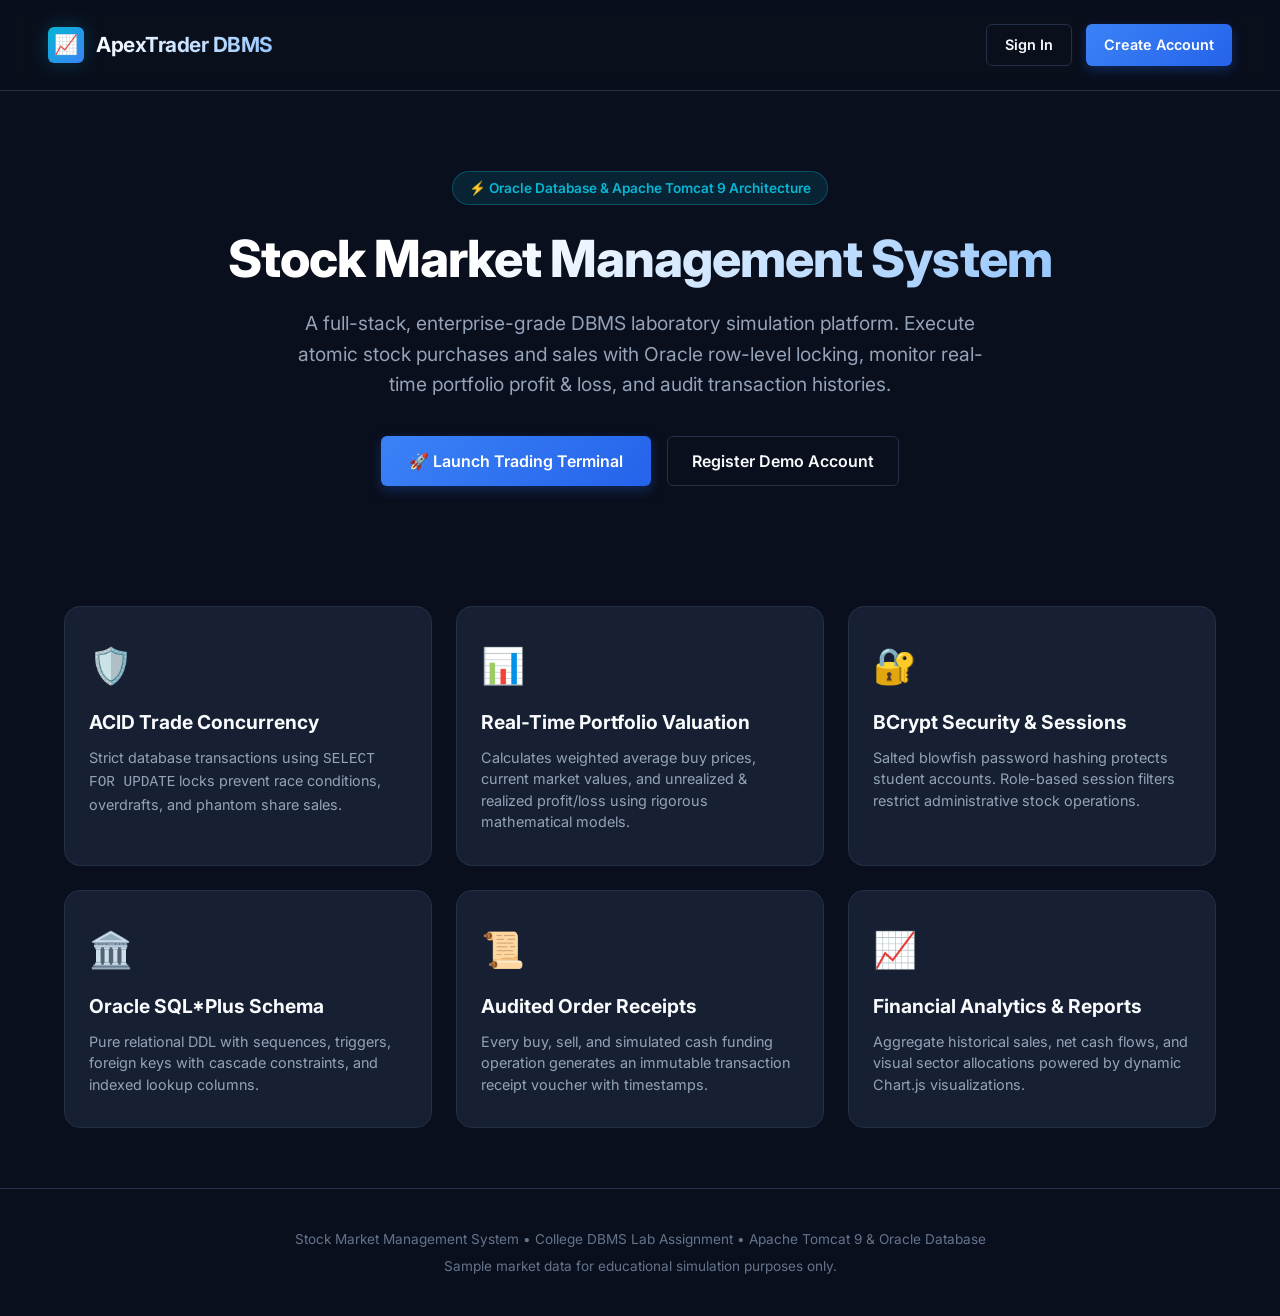
<file: WebContent/index.html>
<!DOCTYPE html>
<html lang="en">
<head>
  <meta charset="UTF-8">
  <meta name="viewport" content="width=device-width, initial-scale=1.0">
  <title>Stock Market Management System | DBMS Lab Project</title>
  <link rel="preconnect" href="https://fonts.googleapis.com">
  <link rel="preconnect" href="https://fonts.gstatic.com" crossorigin>
  <link href="https://fonts.googleapis.com/css2?family=Inter:wght@400;500;600;700;800&display=swap" rel="stylesheet">
  <link rel="stylesheet" href="css/style.css">
</head>
<body>

  <!-- Navigation Bar -->
  <nav class="landing-nav">
    <div style="display: flex; align-items: center; gap: 12px;">
      <div class="brand-icon">📈</div>
      <div class="brand-title" style="font-size: 1.3rem;">ApexTrader DBMS</div>
    </div>
    <div style="display: flex; gap: 14px;">
      <a href="login.html" class="btn btn-outline">Sign In</a>
      <a href="register.html" class="btn btn-primary">Create Account</a>
    </div>
  </nav>

  <!-- Hero Section -->
  <main>
    <section class="hero-section">
      <div class="hero-badge">⚡ Oracle Database & Apache Tomcat 9 Architecture</div>
      <h1 class="hero-title">Stock Market Management System</h1>
      <p class="hero-subtitle">
        A full-stack, enterprise-grade DBMS laboratory simulation platform. Execute atomic stock purchases and sales with Oracle row-level locking, monitor real-time portfolio profit & loss, and audit transaction histories.
      </p>
      <div style="display: flex; justify-content: center; gap: 16px; flex-wrap: wrap;">
        <a href="login.html" class="btn btn-primary" style="padding: 12px 28px; font-size: 1rem;">
          🚀 Launch Trading Terminal
        </a>
        <a href="register.html" class="btn btn-outline" style="padding: 12px 24px; font-size: 1rem;">
          Register Demo Account
        </a>
      </div>
    </section>

    <!-- Lab Feature Highlights -->
    <section class="features-grid">
      <div class="feature-card">
        <div class="feature-icon">🛡️</div>
        <h3 class="feature-title">ACID Trade Concurrency</h3>
        <p class="feature-desc">
          Strict database transactions using <code>SELECT FOR UPDATE</code> locks prevent race conditions, overdrafts, and phantom share sales.
        </p>
      </div>

      <div class="feature-card">
        <div class="feature-icon">📊</div>
        <h3 class="feature-title">Real-Time Portfolio Valuation</h3>
        <p class="feature-desc">
          Calculates weighted average buy prices, current market values, and unrealized & realized profit/loss using rigorous mathematical models.
        </p>
      </div>

      <div class="feature-card">
        <div class="feature-icon">🔐</div>
        <h3 class="feature-title">BCrypt Security & Sessions</h3>
        <p class="feature-desc">
          Salted blowfish password hashing protects student accounts. Role-based session filters restrict administrative stock operations.
        </p>
      </div>

      <div class="feature-card">
        <div class="feature-icon">🏛️</div>
        <h3 class="feature-title">Oracle SQL*Plus Schema</h3>
        <p class="feature-desc">
          Pure relational DDL with sequences, triggers, foreign keys with cascade constraints, and indexed lookup columns.
        </p>
      </div>

      <div class="feature-card">
        <div class="feature-icon">📜</div>
        <h3 class="feature-title">Audited Order Receipts</h3>
        <p class="feature-desc">
          Every buy, sell, and simulated cash funding operation generates an immutable transaction receipt voucher with timestamps.
        </p>
      </div>

      <div class="feature-card">
        <div class="feature-icon">📈</div>
        <h3 class="feature-title">Financial Analytics & Reports</h3>
        <p class="feature-desc">
          Aggregate historical sales, net cash flows, and visual sector allocations powered by dynamic Chart.js visualizations.
        </p>
      </div>
    </section>
  </main>

  <!-- Footer -->
  <footer style="text-align: center; padding: 40px 20px; border-top: 1px solid var(--border-color); color: var(--text-dim); font-size: 0.85rem;">
    <p>Stock Market Management System • College DBMS Lab Assignment • Apache Tomcat 9 & Oracle Database</p>
    <p style="margin-top: 6px;">Sample market data for educational simulation purposes only.</p>
  </footer>

</body>
</html>
</file>
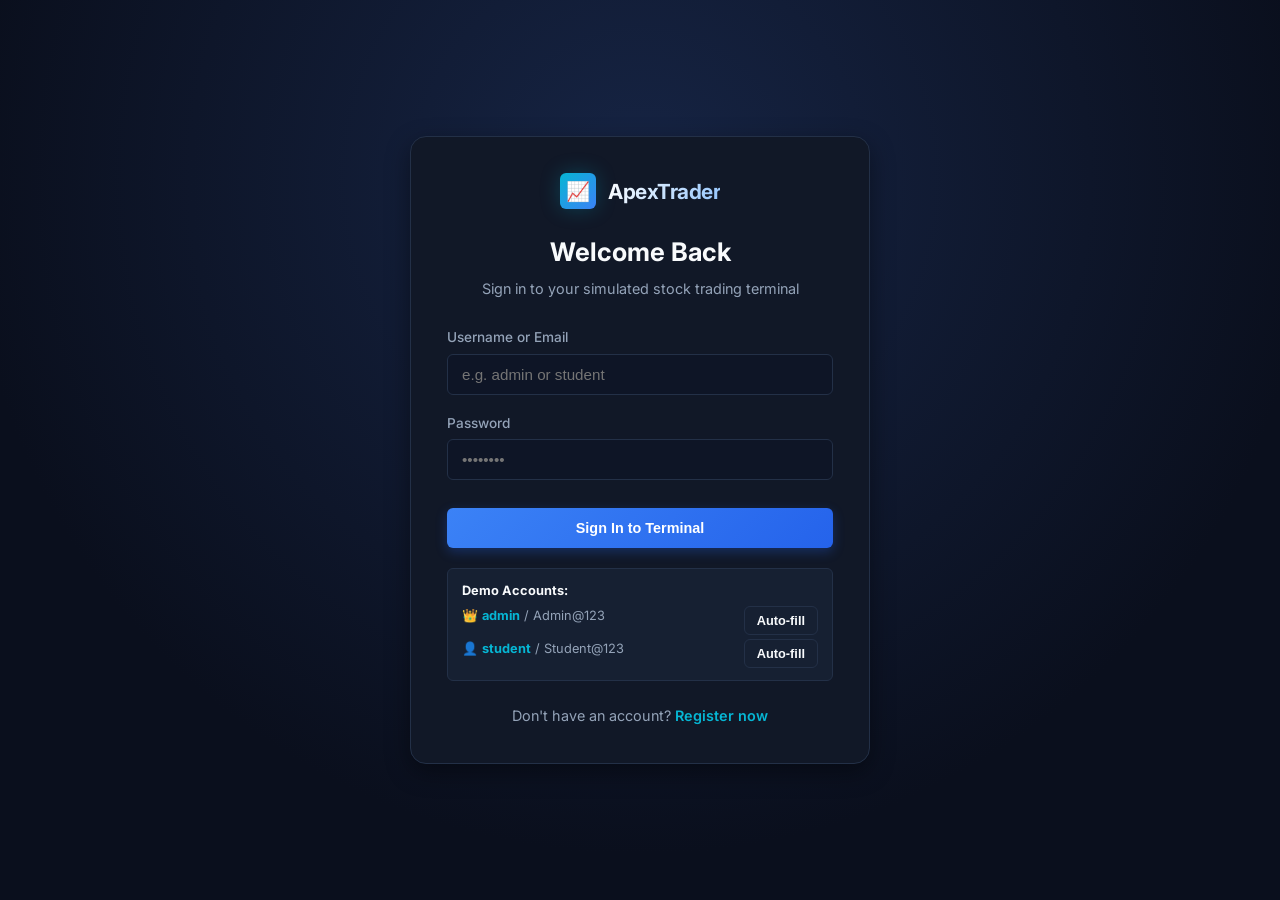
<file: WebContent/login.html>
<!DOCTYPE html>
<html lang="en">
<head>
  <meta charset="UTF-8">
  <meta name="viewport" content="width=device-width, initial-scale=1.0">
  <title>Sign In | Stock Market Management System</title>
  <link rel="preconnect" href="https://fonts.googleapis.com">
  <link rel="preconnect" href="https://fonts.gstatic.com" crossorigin>
  <link href="https://fonts.googleapis.com/css2?family=Inter:wght@400;500;600;700;800&display=swap" rel="stylesheet">
  <link rel="stylesheet" href="css/style.css">
</head>
<body>

  <div class="auth-wrapper">
    <div class="auth-card">
      <div class="auth-logo">
        <div class="brand-icon">📈</div>
        <div class="brand-title" style="font-size: 1.3rem;">ApexTrader</div>
      </div>

      <div class="auth-header">
        <h2>Welcome Back</h2>
        <p>Sign in to your simulated stock trading terminal</p>
      </div>

      <!-- Alert for error messages -->
      <div id="loginAlert" class="alert alert-danger" role="alert"></div>

      <form id="loginForm">
        <div class="form-group">
          <label class="form-label" for="username">Username or Email</label>
          <input type="text" id="username" class="form-control" placeholder="e.g. admin or student" required autocomplete="username">
        </div>

        <div class="form-group">
          <label class="form-label" for="password">Password</label>
          <input type="password" id="password" class="form-control" placeholder="••••••••" required autocomplete="current-password">
        </div>

        <button type="submit" id="btnLoginSubmit" class="btn btn-primary" style="width: 100%; margin-top: 10px; padding: 12px;">
          Sign In to Terminal
        </button>
      </form>

      <!-- Pre-seeded Demonstration Credentials -->
      <div class="demo-credentials-box">
        <div style="font-weight: 700; margin-bottom: 6px; color: var(--text-main);">Demo Accounts:</div>
        <div style="display: flex; justify-content: space-between; margin-bottom: 4px;">
          <span>👑 <strong>admin</strong> / Admin@123</span>
          <button type="button" class="btn btn-outline btn-sm" onclick="fillCreds('admin', 'Admin@123')">Auto-fill</button>
        </div>
        <div style="display: flex; justify-content: space-between;">
          <span>👤 <strong>student</strong> / Student@123</span>
          <button type="button" class="btn btn-outline btn-sm" onclick="fillCreds('student', 'Student@123')">Auto-fill</button>
        </div>
      </div>

      <div class="auth-footer">
        Don't have an account? <a href="register.html">Register now</a>
      </div>
    </div>
  </div>

  <script src="js/app.js"></script>
  <script>
    function fillCreds(u, p) {
      document.getElementById('username').value = u;
      document.getElementById('password').value = p;
    }

    document.getElementById('loginForm').addEventListener('submit', async (e) => {
      e.preventDefault();
      const alertEl = document.getElementById('loginAlert');
      const submitBtn = document.getElementById('btnLoginSubmit');
      alertEl.classList.remove('show');

      const username = document.getElementById('username').value.trim();
      const password = document.getElementById('password').value;

      if (!username || !password) {
        alertEl.textContent = 'Please enter both username and password.';
        alertEl.classList.add('show');
        return;
      }

      submitBtn.disabled = true;
      submitBtn.textContent = 'Verifying credentials...';

      try {
        const res = await apiRequest('/api/auth/login', {
          method: 'POST',
          body: { username, password }
        });

        if (res && res.success) {
          showToast('Authentication successful! Loading dashboard...');
          setTimeout(() => {
            window.location.href = `${CONTEXT_PATH}/dashboard.html`;
          }, 600);
        } else {
          throw new Error(res.message || 'Login failed');
        }
      } catch (err) {
        alertEl.textContent = err.message || 'Invalid credentials or database connection error.';
        alertEl.classList.add('show');
      } finally {
        submitBtn.disabled = false;
        submitBtn.textContent = 'Sign In to Terminal';
      }
    });
  </script>
</body>
</html>
</file>
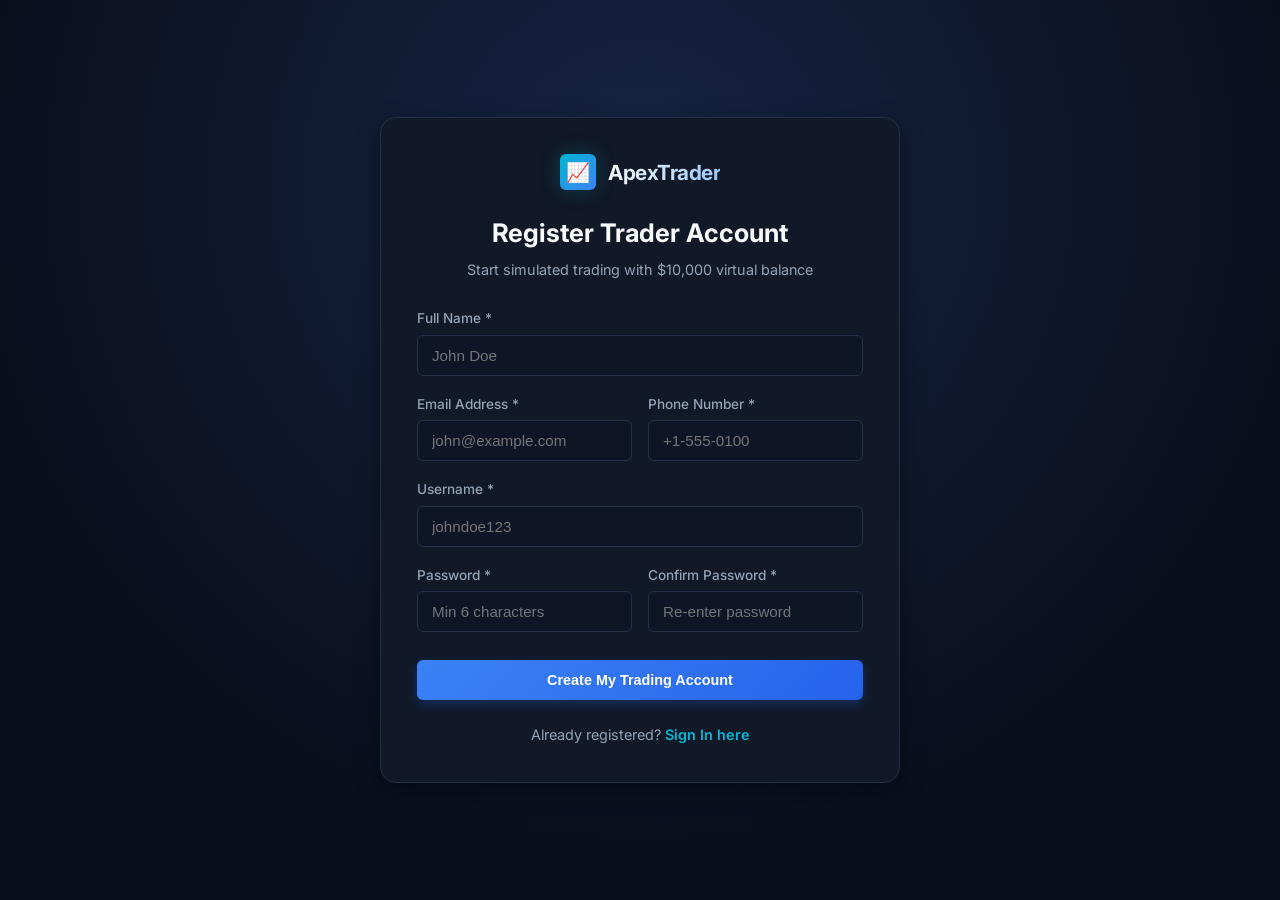
<file: WebContent/register.html>
<!DOCTYPE html>
<html lang="en">
<head>
  <meta charset="UTF-8">
  <meta name="viewport" content="width=device-width, initial-scale=1.0">
  <title>Create Account | Stock Market Management System</title>
  <link rel="preconnect" href="https://fonts.googleapis.com">
  <link rel="preconnect" href="https://fonts.gstatic.com" crossorigin>
  <link href="https://fonts.googleapis.com/css2?family=Inter:wght@400;500;600;700;800&display=swap" rel="stylesheet">
  <link rel="stylesheet" href="css/style.css">
</head>
<body>

  <div class="auth-wrapper">
    <div class="auth-card" style="max-width: 520px;">
      <div class="auth-logo">
        <div class="brand-icon">📈</div>
        <div class="brand-title" style="font-size: 1.3rem;">ApexTrader</div>
      </div>

      <div class="auth-header">
        <h2>Register Trader Account</h2>
        <p>Start simulated trading with $10,000 virtual balance</p>
      </div>

      <div id="registerAlert" class="alert alert-danger" role="alert"></div>
      <div id="registerSuccess" class="alert alert-success" role="alert"></div>

      <form id="registerForm">
        <div class="form-group">
          <label class="form-label" for="fullName">Full Name *</label>
          <input type="text" id="fullName" class="form-control" placeholder="John Doe" required>
        </div>

        <div class="form-grid">
          <div class="form-group">
            <label class="form-label" for="email">Email Address *</label>
            <input type="email" id="email" class="form-control" placeholder="john@example.com" required>
          </div>
          <div class="form-group">
            <label class="form-label" for="phone">Phone Number *</label>
            <input type="tel" id="phone" class="form-control" placeholder="+1-555-0100" required>
          </div>
        </div>

        <div class="form-group">
          <label class="form-label" for="username">Username *</label>
          <input type="text" id="username" class="form-control" placeholder="johndoe123" required minlength="3">
        </div>

        <div class="form-grid">
          <div class="form-group">
            <label class="form-label" for="password">Password *</label>
            <input type="password" id="password" class="form-control" placeholder="Min 6 characters" required minlength="6">
          </div>
          <div class="form-group">
            <label class="form-label" for="confirmPassword">Confirm Password *</label>
            <input type="password" id="confirmPassword" class="form-control" placeholder="Re-enter password" required minlength="6">
          </div>
        </div>

        <button type="submit" id="btnRegisterSubmit" class="btn btn-primary" style="width: 100%; margin-top: 10px; padding: 12px;">
          Create My Trading Account
        </button>
      </form>

      <div class="auth-footer">
        Already registered? <a href="login.html">Sign In here</a>
      </div>
    </div>
  </div>

  <script src="js/app.js"></script>
  <script>
    document.getElementById('registerForm').addEventListener('submit', async (e) => {
      e.preventDefault();
      const alertEl = document.getElementById('registerAlert');
      const successEl = document.getElementById('registerSuccess');
      const submitBtn = document.getElementById('btnRegisterSubmit');

      alertEl.classList.remove('show');
      successEl.classList.remove('show');

      const fullName = document.getElementById('fullName').value.trim();
      const email = document.getElementById('email').value.trim();
      const phone = document.getElementById('phone').value.trim();
      const username = document.getElementById('username').value.trim();
      const password = document.getElementById('password').value;
      const confirmPassword = document.getElementById('confirmPassword').value;

      if (!fullName || !email || !phone || !username || !password || !confirmPassword) {
        alertEl.textContent = 'Please fill out all mandatory fields.';
        alertEl.classList.add('show');
        return;
      }

      if (password !== confirmPassword) {
        alertEl.textContent = 'Passwords do not match. Please re-enter.';
        alertEl.classList.add('show');
        return;
      }

      if (password.length < 6) {
        alertEl.textContent = 'Password must be at least 6 characters.';
        alertEl.classList.add('show');
        return;
      }

      submitBtn.disabled = true;
      submitBtn.textContent = 'Creating account...';

      try {
        const res = await apiRequest('/api/auth/register', {
          method: 'POST',
          body: { fullName, email, phone, username, password, confirmPassword }
        });

        if (res && res.success) {
          successEl.textContent = 'Account created successfully! Redirecting to login...';
          successEl.classList.add('show');
          document.getElementById('registerForm').reset();
          setTimeout(() => {
            window.location.href = `${CONTEXT_PATH}/login.html`;
          }, 1500);
        } else {
          throw new Error(res.message || 'Registration failed.');
        }
      } catch (err) {
        alertEl.textContent = err.message;
        alertEl.classList.add('show');
      } finally {
        submitBtn.disabled = false;
        submitBtn.textContent = 'Create My Trading Account';
      }
    });
  </script>
</body>
</html>
</file>
<file: WebContent/css/style.css>
/* ==========================================================================
   STOCK MARKET MANAGEMENT SYSTEM - MODERN NAVY FINANCIAL THEME
   ========================================================================== */

:root {
  --bg-primary: #0a0f1d;
  --bg-secondary: #111827;
  --bg-card: #162032;
  --bg-card-hover: #1c283f;
  --bg-input: #0e1526;
  --border-color: #233047;
  --border-highlight: #3b82f6;

  --text-main: #f8fafc;
  --text-muted: #94a3b8;
  --text-dim: #64748b;

  --accent-cyan: #06b6d4;
  --accent-blue: #3b82f6;
  --accent-indigo: #6366f1;
  --accent-emerald: #10b981;
  --accent-rose: #f43f5e;
  --accent-amber: #f59e0b;

  --radius-sm: 6px;
  --radius-md: 10px;
  --radius-lg: 16px;

  --shadow-sm: 0 2px 8px rgba(0, 0, 0, 0.3);
  --shadow-md: 0 8px 24px rgba(0, 0, 0, 0.4);
  --shadow-glow-cyan: 0 0 20px rgba(6, 182, 212, 0.25);
  --shadow-glow-emerald: 0 0 20px rgba(16, 185, 129, 0.25);
}

* {
  margin: 0;
  padding: 0;
  box-sizing: border-box;
}

body {
  font-family: 'Inter', -apple-system, BlinkMacSystemFont, "Segoe UI", Roboto, Helvetica, Arial, sans-serif;
  background-color: var(--bg-primary);
  color: var(--text-main);
  line-height: 1.5;
  min-height: 100vh;
  -webkit-font-smoothing: antialiased;
}

/* ==========================================================================
   LAYOUT: SIDEBAR & MAIN CONTENT
   ========================================================================== */

.app-container {
  display: flex;
  min-height: 100vh;
}

.sidebar {
  width: 260px;
  background: var(--bg-secondary);
  border-right: 1px solid var(--border-color);
  display: flex;
  flex-direction: column;
  position: fixed;
  top: 0;
  bottom: 0;
  left: 0;
  z-index: 100;
  transition: width 0.3s ease;
}

.sidebar-header {
  padding: 24px 20px;
  display: flex;
  align-items: center;
  gap: 12px;
  border-bottom: 1px solid var(--border-color);
}

.brand-icon {
  width: 36px;
  height: 36px;
  background: linear-gradient(135deg, var(--accent-cyan), var(--accent-blue));
  border-radius: var(--radius-sm);
  display: flex;
  align-items: center;
  justify-content: center;
  font-weight: 800;
  font-size: 1.2rem;
  color: #fff;
  box-shadow: var(--shadow-glow-cyan);
}

.brand-title {
  font-size: 1.1rem;
  font-weight: 700;
  letter-spacing: -0.5px;
  background: linear-gradient(120deg, #fff, #93c5fd);
  -webkit-background-clip: text;
  -webkit-text-fill-color: transparent;
}

.sidebar-nav {
  padding: 20px 12px;
  flex: 1;
  display: flex;
  flex-direction: column;
  gap: 6px;
}

.nav-link {
  display: flex;
  align-items: center;
  gap: 12px;
  padding: 10px 14px;
  border-radius: var(--radius-sm);
  color: var(--text-muted);
  text-decoration: none;
  font-weight: 500;
  font-size: 0.95rem;
  transition: all 0.2s ease;
}

.nav-link:hover {
  color: var(--text-main);
  background: rgba(255, 255, 255, 0.05);
  transform: translateX(3px);
}

.nav-link.active {
  color: #fff;
  background: linear-gradient(90deg, rgba(59, 130, 246, 0.2), rgba(6, 182, 212, 0.1));
  border-left: 3px solid var(--accent-cyan);
}

.nav-icon {
  font-size: 1.15rem;
  width: 22px;
  text-align: center;
}

.sidebar-footer {
  padding: 16px;
  border-top: 1px solid var(--border-color);
  background: rgba(0, 0, 0, 0.15);
}

.user-badge {
  display: flex;
  align-items: center;
  gap: 10px;
  margin-bottom: 12px;
}

.user-avatar {
  width: 38px;
  height: 38px;
  border-radius: 50%;
  background: linear-gradient(135deg, var(--accent-indigo), var(--accent-blue));
  display: flex;
  align-items: center;
  justify-content: center;
  font-weight: 600;
  color: white;
}

.user-info {
  flex: 1;
  overflow: hidden;
}

.user-name {
  font-size: 0.9rem;
  font-weight: 600;
  white-space: nowrap;
  overflow: hidden;
  text-overflow: ellipsis;
}

.user-role {
  font-size: 0.75rem;
  color: var(--accent-cyan);
  text-transform: uppercase;
  font-weight: 700;
  letter-spacing: 0.5px;
}

.main-content {
  margin-left: 260px;
  flex: 1;
  padding: 28px 36px;
  max-width: 1500px;
}

/* ==========================================================================
   TOP BAR / HEADER
   ========================================================================== */

.top-bar {
  display: flex;
  justify-content: space-between;
  align-items: center;
  margin-bottom: 28px;
  flex-wrap: wrap;
  gap: 16px;
}

.page-title-group h1 {
  font-size: 1.75rem;
  font-weight: 700;
  letter-spacing: -0.5px;
}

.page-title-group p {
  font-size: 0.9rem;
  color: var(--text-muted);
}

.top-bar-actions {
  display: flex;
  align-items: center;
  gap: 14px;
}

.balance-chip {
  background: var(--bg-card);
  border: 1px solid var(--border-color);
  border-radius: var(--radius-md);
  padding: 8px 16px;
  display: flex;
  align-items: center;
  gap: 10px;
}

.balance-label {
  font-size: 0.8rem;
  color: var(--text-muted);
}

.balance-value {
  font-size: 1.1rem;
  font-weight: 700;
  color: var(--accent-emerald);
  letter-spacing: 0.3px;
}

/* ==========================================================================
   BUTTONS & BADGES
   ========================================================================== */

.btn {
  display: inline-flex;
  align-items: center;
  justify-content: center;
  gap: 8px;
  padding: 9px 18px;
  border-radius: var(--radius-sm);
  font-size: 0.9rem;
  font-weight: 600;
  cursor: pointer;
  border: none;
  transition: all 0.2s ease;
  text-decoration: none;
}

.btn-primary {
  background: linear-gradient(135deg, var(--accent-blue), #2563eb);
  color: white;
  box-shadow: 0 4px 12px rgba(37, 99, 235, 0.3);
}

.btn-primary:hover {
  background: linear-gradient(135deg, #3b82f6, #1d4ed8);
  transform: translateY(-1px);
}

.btn-success {
  background: linear-gradient(135deg, var(--accent-emerald), #059669);
  color: white;
  box-shadow: 0 4px 12px rgba(16, 185, 129, 0.3);
}

.btn-success:hover {
  background: linear-gradient(135deg, #10b981, #047857);
  transform: translateY(-1px);
}

.btn-danger {
  background: linear-gradient(135deg, var(--accent-rose), #e11d48);
  color: white;
  box-shadow: 0 4px 12px rgba(244, 63, 94, 0.3);
}

.btn-danger:hover {
  background: linear-gradient(135deg, #f43f5e, #be123c);
  transform: translateY(-1px);
}

.btn-outline {
  background: transparent;
  border: 1px solid var(--border-color);
  color: var(--text-main);
}

.btn-outline:hover {
  background: rgba(255, 255, 255, 0.05);
  border-color: var(--text-muted);
}

.btn-sm {
  padding: 6px 12px;
  font-size: 0.8rem;
}

.badge {
  display: inline-flex;
  align-items: center;
  gap: 4px;
  padding: 4px 10px;
  border-radius: 9999px;
  font-size: 0.75rem;
  font-weight: 700;
  letter-spacing: 0.5px;
  text-transform: uppercase;
}

.badge-success {
  background: rgba(16, 185, 129, 0.15);
  color: var(--accent-emerald);
  border: 1px solid rgba(16, 185, 129, 0.3);
}

.badge-danger {
  background: rgba(244, 63, 94, 0.15);
  color: var(--accent-rose);
  border: 1px solid rgba(244, 63, 94, 0.3);
}

.badge-info {
  background: rgba(6, 182, 212, 0.15);
  color: var(--accent-cyan);
  border: 1px solid rgba(6, 182, 212, 0.3);
}

.badge-warning {
  background: rgba(245, 158, 11, 0.15);
  color: var(--accent-amber);
  border: 1px solid rgba(245, 158, 11, 0.3);
}

/* ==========================================================================
   STAT CARDS GRID
   ========================================================================== */

.metrics-grid {
  display: grid;
  grid-template-columns: repeat(auto-fit, minmax(230px, 1fr));
  gap: 20px;
  margin-bottom: 28px;
}

.metric-card {
  background: var(--bg-card);
  border: 1px solid var(--border-color);
  border-radius: var(--radius-md);
  padding: 20px;
  display: flex;
  flex-direction: column;
  gap: 10px;
  transition: all 0.2s ease;
  position: relative;
  overflow: hidden;
}

.metric-card:hover {
  background: var(--bg-card-hover);
  border-color: rgba(59, 130, 246, 0.4);
  transform: translateY(-2px);
  box-shadow: var(--shadow-sm);
}

.metric-card::before {
  content: '';
  position: absolute;
  top: 0;
  left: 0;
  right: 0;
  height: 3px;
  background: linear-gradient(90deg, var(--accent-cyan), var(--accent-blue));
}

.metric-header {
  display: flex;
  justify-content: space-between;
  align-items: center;
}

.metric-title {
  font-size: 0.85rem;
  color: var(--text-muted);
  font-weight: 500;
}

.metric-icon {
  font-size: 1.25rem;
  color: var(--accent-cyan);
}

.metric-value {
  font-size: 1.7rem;
  font-weight: 700;
  letter-spacing: -0.5px;
}

.metric-sub {
  font-size: 0.8rem;
  display: flex;
  align-items: center;
  gap: 6px;
}

.positive {
  color: var(--accent-emerald);
}

.negative {
  color: var(--accent-rose);
}

/* ==========================================================================
   CONTENT CARDS & PANELS
   ========================================================================== */

.panel {
  background: var(--bg-card);
  border: 1px solid var(--border-color);
  border-radius: var(--radius-md);
  padding: 24px;
  margin-bottom: 28px;
}

.panel-header {
  display: flex;
  justify-content: space-between;
  align-items: center;
  margin-bottom: 20px;
  flex-wrap: wrap;
  gap: 12px;
}

.panel-title {
  font-size: 1.2rem;
  font-weight: 600;
}

/* ==========================================================================
   TABLES
   ========================================================================== */

.table-responsive {
  overflow-x: auto;
  border-radius: var(--radius-sm);
}

table {
  width: 100%;
  border-collapse: collapse;
  text-align: left;
  font-size: 0.9rem;
}

th {
  background: var(--bg-secondary);
  color: var(--text-muted);
  font-weight: 600;
  padding: 12px 16px;
  border-bottom: 1px solid var(--border-color);
  text-transform: uppercase;
  font-size: 0.75rem;
  letter-spacing: 0.5px;
}

td {
  padding: 14px 16px;
  border-bottom: 1px solid var(--border-color);
  color: var(--text-main);
}

tr:hover td {
  background: rgba(255, 255, 255, 0.02);
}

.empty-state {
  text-align: center;
  padding: 48px 24px;
  color: var(--text-muted);
}

.empty-icon {
  font-size: 2.5rem;
  margin-bottom: 12px;
  color: var(--text-dim);
}

/* ==========================================================================
   FORMS & INPUTS
   ========================================================================== */

.form-group {
  margin-bottom: 18px;
}

.form-label {
  display: block;
  font-size: 0.85rem;
  font-weight: 500;
  margin-bottom: 6px;
  color: var(--text-muted);
}

.form-control {
  width: 100%;
  padding: 11px 14px;
  background: var(--bg-input);
  border: 1px solid var(--border-color);
  border-radius: var(--radius-sm);
  color: var(--text-main);
  font-size: 0.95rem;
  outline: none;
  transition: border-color 0.2s ease;
}

.form-control:focus {
  border-color: var(--accent-cyan);
  box-shadow: 0 0 0 3px rgba(6, 182, 212, 0.15);
}

.form-grid {
  display: grid;
  grid-template-columns: repeat(auto-fit, minmax(200px, 1fr));
  gap: 16px;
}

/* ==========================================================================
   MODALS
   ========================================================================== */

.modal-backdrop {
  position: fixed;
  top: 0;
  left: 0;
  right: 0;
  bottom: 0;
  background: rgba(0, 0, 0, 0.75);
  backdrop-filter: blur(4px);
  display: none;
  align-items: center;
  justify-content: center;
  z-index: 1000;
}

.modal-backdrop.show {
  display: flex;
}

.modal-card {
  background: var(--bg-secondary);
  border: 1px solid var(--border-color);
  border-radius: var(--radius-lg);
  width: 90%;
  max-width: 520px;
  padding: 28px;
  box-shadow: var(--shadow-md);
  position: relative;
  animation: modalEnter 0.25s ease-out;
}

@keyframes modalEnter {
  from { opacity: 0; transform: scale(0.95); }
  to { opacity: 1; transform: scale(1); }
}

.modal-header {
  display: flex;
  justify-content: space-between;
  align-items: center;
  margin-bottom: 20px;
}

.modal-title {
  font-size: 1.25rem;
  font-weight: 700;
}

.modal-close {
  background: transparent;
  border: none;
  color: var(--text-muted);
  font-size: 1.5rem;
  cursor: pointer;
  line-height: 1;
}

.modal-close:hover {
  color: var(--text-main);
}

.modal-footer {
  display: flex;
  justify-content: flex-end;
  gap: 12px;
  margin-top: 24px;
}

/* ==========================================================================
   ALERTS & TOASTS
   ========================================================================== */

.alert {
  padding: 12px 16px;
  border-radius: var(--radius-sm);
  font-size: 0.9rem;
  margin-bottom: 20px;
  display: none;
}

.alert.show {
  display: block;
}

.alert-danger {
  background: rgba(244, 63, 94, 0.15);
  border: 1px solid rgba(244, 63, 94, 0.3);
  color: #fca5a5;
}

.alert-success {
  background: rgba(16, 185, 129, 0.15);
  border: 1px solid rgba(16, 185, 129, 0.3);
  color: #6ee7b7;
}

.toast {
  position: fixed;
  bottom: 24px;
  right: 24px;
  background: var(--bg-card);
  border: 1px solid var(--border-color);
  border-radius: var(--radius-md);
  padding: 16px 22px;
  color: var(--text-main);
  box-shadow: var(--shadow-md);
  z-index: 2000;
  display: flex;
  align-items: center;
  gap: 12px;
  opacity: 0;
  transform: translateY(20px);
  transition: all 0.3s ease;
  pointer-events: none;
}

.toast.show {
  opacity: 1;
  transform: translateY(0);
  pointer-events: auto;
}

.toast.toast-success {
  border-left: 4px solid var(--accent-emerald);
}

.toast.toast-error {
  border-left: 4px solid var(--accent-rose);
}

/* ==========================================================================
   AUTHENTICATION PAGES (CENTERED BOX)
   ========================================================================== */

.auth-wrapper {
  min-height: 100vh;
  display: flex;
  align-items: center;
  justify-content: center;
  padding: 24px;
  background: radial-gradient(circle at 50% 20%, #162444 0%, #0a0f1d 70%);
}

.auth-card {
  background: var(--bg-secondary);
  border: 1px solid var(--border-color);
  border-radius: var(--radius-lg);
  padding: 36px;
  width: 100%;
  max-width: 460px;
  box-shadow: var(--shadow-md);
}

.auth-logo {
  display: flex;
  align-items: center;
  justify-content: center;
  gap: 12px;
  margin-bottom: 24px;
}

.auth-header {
  text-align: center;
  margin-bottom: 28px;
}

.auth-header h2 {
  font-size: 1.6rem;
  font-weight: 700;
  margin-bottom: 6px;
}

.auth-header p {
  color: var(--text-muted);
  font-size: 0.9rem;
}

.auth-footer {
  text-align: center;
  margin-top: 24px;
  font-size: 0.9rem;
  color: var(--text-muted);
}

.auth-footer a {
  color: var(--accent-cyan);
  text-decoration: none;
  font-weight: 600;
}

.auth-footer a:hover {
  text-decoration: underline;
}

.demo-credentials-box {
  background: var(--bg-card);
  border: 1px solid var(--border-color);
  border-radius: var(--radius-sm);
  padding: 12px 14px;
  margin-top: 20px;
  font-size: 0.8rem;
  color: var(--text-muted);
}

.demo-credentials-box strong {
  color: var(--accent-cyan);
}

/* ==========================================================================
   LANDING HERO SECTION (index.html)
   ========================================================================== */

.landing-nav {
  display: flex;
  justify-content: space-between;
  align-items: center;
  padding: 24px 48px;
  border-bottom: 1px solid var(--border-color);
  background: rgba(10, 15, 29, 0.8);
  backdrop-filter: blur(8px);
  position: sticky;
  top: 0;
  z-index: 100;
}

.hero-section {
  padding: 80px 24px 60px;
  text-align: center;
  max-width: 900px;
  margin: 0 auto;
}

.hero-badge {
  display: inline-block;
  padding: 6px 16px;
  background: rgba(6, 182, 212, 0.12);
  border: 1px solid rgba(6, 182, 212, 0.3);
  color: var(--accent-cyan);
  border-radius: 9999px;
  font-size: 0.85rem;
  font-weight: 600;
  margin-bottom: 24px;
}

.hero-title {
  font-size: 3.2rem;
  font-weight: 800;
  line-height: 1.15;
  letter-spacing: -1px;
  margin-bottom: 20px;
  background: linear-gradient(135deg, #ffffff 30%, #93c5fd 100%);
  -webkit-background-clip: text;
  -webkit-text-fill-color: transparent;
}

.hero-subtitle {
  font-size: 1.2rem;
  color: var(--text-muted);
  line-height: 1.6;
  margin-bottom: 36px;
  max-width: 720px;
  margin-left: auto;
  margin-right: auto;
}

.features-grid {
  display: grid;
  grid-template-columns: repeat(auto-fit, minmax(280px, 1fr));
  gap: 24px;
  max-width: 1200px;
  margin: 60px auto;
  padding: 0 24px;
}

.feature-card {
  background: var(--bg-card);
  border: 1px solid var(--border-color);
  border-radius: var(--radius-lg);
  padding: 32px 24px;
  transition: all 0.3s ease;
}

.feature-card:hover {
  transform: translateY(-4px);
  border-color: var(--accent-cyan);
  box-shadow: var(--shadow-glow-cyan);
}

.feature-icon {
  font-size: 2.2rem;
  margin-bottom: 16px;
}

.feature-title {
  font-size: 1.2rem;
  font-weight: 700;
  margin-bottom: 10px;
}

.feature-desc {
  font-size: 0.9rem;
  color: var(--text-muted);
}

/* ==========================================================================
   TRANSACTION RECEIPT
   ========================================================================== */

.receipt-card {
  background: var(--bg-card);
  border: 1px dashed var(--border-highlight);
  border-radius: var(--radius-md);
  padding: 24px;
}

.receipt-row {
  display: flex;
  justify-content: space-between;
  padding: 10px 0;
  border-bottom: 1px solid rgba(255, 255, 255, 0.05);
  font-size: 0.9rem;
}

.receipt-row:last-child {
  border-bottom: none;
}

.receipt-label {
  color: var(--text-muted);
}

.receipt-val {
  font-weight: 600;
  color: var(--text-main);
}

.receipt-val.highlight {
  font-size: 1.1rem;
  color: var(--accent-cyan);
}

/* ==========================================================================
   RESPONSIVENESS
   ========================================================================== */

@media (max-width: 900px) {
  .sidebar {
    width: 70px;
  }
  .sidebar .brand-title,
  .sidebar .nav-text,
  .sidebar .user-info {
    display: none;
  }
  .main-content {
    margin-left: 70px;
    padding: 20px;
  }
  .hero-title {
    font-size: 2.4rem;
  }
}
</file>
